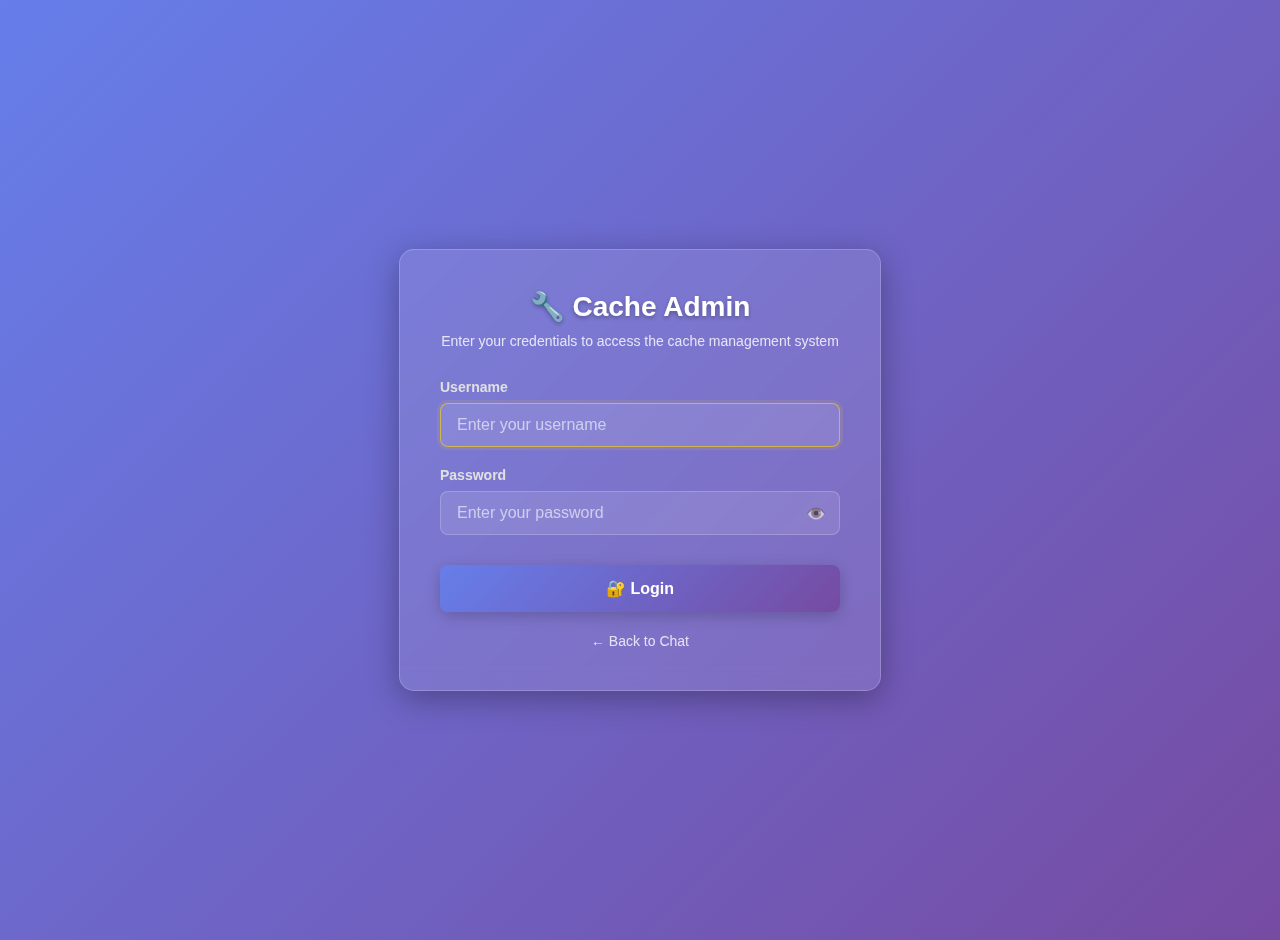
<file: server/static/cache_login.html>
<!DOCTYPE html>
<html lang="en">
  <head>
    <meta charset="UTF-8" />
    <meta name="viewport" content="width=device-width, initial-scale=1.0" />
    <title>Cache Admin Login</title>
    <style>
      body {
        font-family: 'Segoe UI', Tahoma, Geneva, Verdana, sans-serif;
        background: linear-gradient(135deg, #667eea 0%, #764ba2 100%);
        margin: 0;
        padding: 20px;
        min-height: 100vh;
        display: flex;
        align-items: center;
        justify-content: center;
        color: white;
      }

      .login-container {
        background: rgba(255, 255, 255, 0.1);
        backdrop-filter: blur(10px);
        border-radius: 15px;
        padding: 40px;
        box-shadow: 0 8px 32px rgba(0, 0, 0, 0.3);
        width: 100%;
        max-width: 400px;
        border: 1px solid rgba(255, 255, 255, 0.2);
      }

      .login-header {
        text-align: center;
        margin-bottom: 30px;
      }

      .login-header h1 {
        margin: 0 0 10px 0;
        color: white;
        text-shadow: 0 2px 4px rgba(0, 0, 0, 0.3);
        font-size: 28px;
      }

      .login-header p {
        margin: 0;
        color: rgba(255, 255, 255, 0.8);
        font-size: 14px;
      }

      .form-group {
        margin-bottom: 20px;
      }

      label {
        display: block;
        margin-bottom: 8px;
        font-weight: 600;
        color: #e0e0e0;
        font-size: 14px;
      }

      input[type='text'],
      input[type='password'] {
        width: 100%;
        padding: 12px 16px;
        border: 1px solid rgba(255, 255, 255, 0.2);
        border-radius: 8px;
        background: rgba(255, 255, 255, 0.1);
        color: white;
        font-size: 16px;
        box-sizing: border-box;
        transition: all 0.3s ease;
      }

      input[type='text']:focus,
      input[type='password']:focus {
        outline: none;
        border-color: rgba(255, 215, 0, 0.6);
        box-shadow: 0 0 0 3px rgba(255, 215, 0, 0.1);
      }

      input[type='text']::placeholder,
      input[type='password']::placeholder {
        color: rgba(255, 255, 255, 0.6);
      }

      .login-btn {
        width: 100%;
        background: linear-gradient(135deg, #667eea, #764ba2);
        color: white;
        border: none;
        padding: 14px 24px;
        border-radius: 8px;
        cursor: pointer;
        font-size: 16px;
        font-weight: 600;
        margin-top: 10px;
        transition: all 0.3s ease;
        box-shadow: 0 4px 15px rgba(0, 0, 0, 0.2);
      }

      .login-btn:hover {
        transform: translateY(-2px);
        box-shadow: 0 6px 20px rgba(0, 0, 0, 0.3);
      }

      .login-btn:active {
        transform: translateY(0);
      }

      .login-btn:disabled {
        opacity: 0.6;
        cursor: not-allowed;
        transform: none;
      }

      .error-message {
        background: rgba(231, 76, 60, 0.2);
        border: 1px solid rgba(231, 76, 60, 0.4);
        color: #e74c3c;
        padding: 12px;
        border-radius: 8px;
        margin-bottom: 20px;
        font-size: 14px;
        display: none;
      }

      .success-message {
        background: rgba(39, 174, 96, 0.2);
        border: 1px solid rgba(39, 174, 96, 0.4);
        color: #2ecc71;
        padding: 12px;
        border-radius: 8px;
        margin-bottom: 20px;
        font-size: 14px;
        display: none;
      }

      .loading {
        display: none;
        text-align: center;
        color: #ffd700;
        margin-top: 10px;
      }

      .loading.show {
        display: block;
      }

      .back-link {
        text-align: center;
        margin-top: 20px;
      }

      .back-link a {
        color: rgba(255, 255, 255, 0.8);
        text-decoration: none;
        font-size: 14px;
        transition: color 0.3s ease;
      }

      .back-link a:hover {
        color: #ffd700;
      }

      .password-toggle {
        position: relative;
      }

      .password-toggle input {
        padding-right: 50px;
      }

      .toggle-btn {
        position: absolute;
        right: 12px;
        top: 50%;
        transform: translateY(-50%);
        background: none;
        border: none;
        color: rgba(255, 255, 255, 0.6);
        cursor: pointer;
        font-size: 16px;
        padding: 0;
        width: 24px;
        height: 24px;
        display: flex;
        align-items: center;
        justify-content: center;
      }

      .toggle-btn:hover {
        color: rgba(255, 255, 255, 0.8);
      }
    </style>
  </head>
  <body>
    <div class="login-container">
      <div class="login-header">
        <h1>🔧 Cache Admin</h1>
        <p>Enter your credentials to access the cache management system</p>
      </div>

      <div id="error-message" class="error-message"></div>
      <div id="success-message" class="success-message"></div>

      <form id="login-form" onsubmit="handleLogin(event)">
        <div class="form-group">
          <label for="username">Username</label>
          <input
            type="text"
            id="username"
            name="username"
            placeholder="Enter your username"
            required
            autocomplete="username"
          />
        </div>

        <div class="form-group">
          <label for="password">Password</label>
          <div class="password-toggle">
            <input
              type="password"
              id="password"
              name="password"
              placeholder="Enter your password"
              required
              autocomplete="current-password"
            />
            <button type="button" class="toggle-btn" onclick="togglePassword()">👁️</button>
          </div>
        </div>

        <button type="submit" class="login-btn" id="login-btn">🔐 Login</button>
      </form>

      <div id="loading" class="loading">🔄 Authenticating...</div>

      <div class="back-link">
        <a href="/">← Back to Chat</a>
      </div>
    </div>

    <script>
      // Toggle password visibility
      function togglePassword() {
        const passwordInput = document.getElementById('password');
        const toggleBtn = document.querySelector('.toggle-btn');

        if (passwordInput.type === 'password') {
          passwordInput.type = 'text';
          toggleBtn.textContent = '🙈';
        } else {
          passwordInput.type = 'password';
          toggleBtn.textContent = '👁️';
        }
      }

      // Show error message
      function showError(message) {
        const errorDiv = document.getElementById('error-message');
        errorDiv.textContent = message;
        errorDiv.style.display = 'block';

        // Hide success message if it's showing
        document.getElementById('success-message').style.display = 'none';
      }

      // Show success message
      function showSuccess(message) {
        const successDiv = document.getElementById('success-message');
        successDiv.textContent = message;
        successDiv.style.display = 'block';

        // Hide error message if it's showing
        document.getElementById('error-message').style.display = 'none';
      }

      // Handle login form submission
      async function handleLogin(event) {
        event.preventDefault();

        const username = document.getElementById('username').value.trim();
        const password = document.getElementById('password').value;
        const loginBtn = document.getElementById('login-btn');
        const loading = document.getElementById('loading');

        if (!username || !password) {
          showError('Please enter both username and password');
          return;
        }

        // Show loading state
        loginBtn.disabled = true;
        loading.classList.add('show');
        showError(''); // Clear any previous errors

        try {
          // Test authentication by trying to access a protected endpoint
          const response = await fetch('/cache/status', {
            method: 'GET',
            headers: {
              Authorization: 'Basic ' + btoa(username + ':' + password),
              'Content-Type': 'application/json',
            },
          });

          if (response.ok) {
            showSuccess('✅ Authentication successful! Redirecting...');

            // Store credentials in sessionStorage for the admin interface
            sessionStorage.setItem('cache_admin_username', username);
            sessionStorage.setItem('cache_admin_password', password);

            console.log('💾 Stored credentials in sessionStorage');
            console.log('🔍 Stored username:', username);
            console.log('🔍 Stored password:', password ? 'SET' : 'NOT SET');

            // Redirect to admin interface after a short delay
            console.log('🔄 Redirecting to admin interface in 1 second...');
            setTimeout(() => {
              console.log('🚀 Redirecting now to /cache/admin');
              window.location.href = '/cache/admin';
            }, 1000);
          } else if (response.status === 401) {
            showError('❌ Invalid username or password. Please try again.');
          } else if (response.status === 500) {
            showError('❌ Server configuration error. Please check if admin credentials are set.');
          } else {
            showError(`❌ Authentication failed (${response.status}). Please try again.`);
          }
        } catch (error) {
          showError(`❌ Connection error: ${error.message}`);
        } finally {
          // Reset loading state
          loginBtn.disabled = false;
          loading.classList.remove('show');
        }
      }

      // Handle Enter key in password field
      document.getElementById('password').addEventListener('keypress', function (event) {
        if (event.key === 'Enter') {
          handleLogin(event);
        }
      });

      // Focus username field on page load
      document.addEventListener('DOMContentLoaded', function () {
        document.getElementById('username').focus();
      });
    </script>
  </body>
</html>
</file>
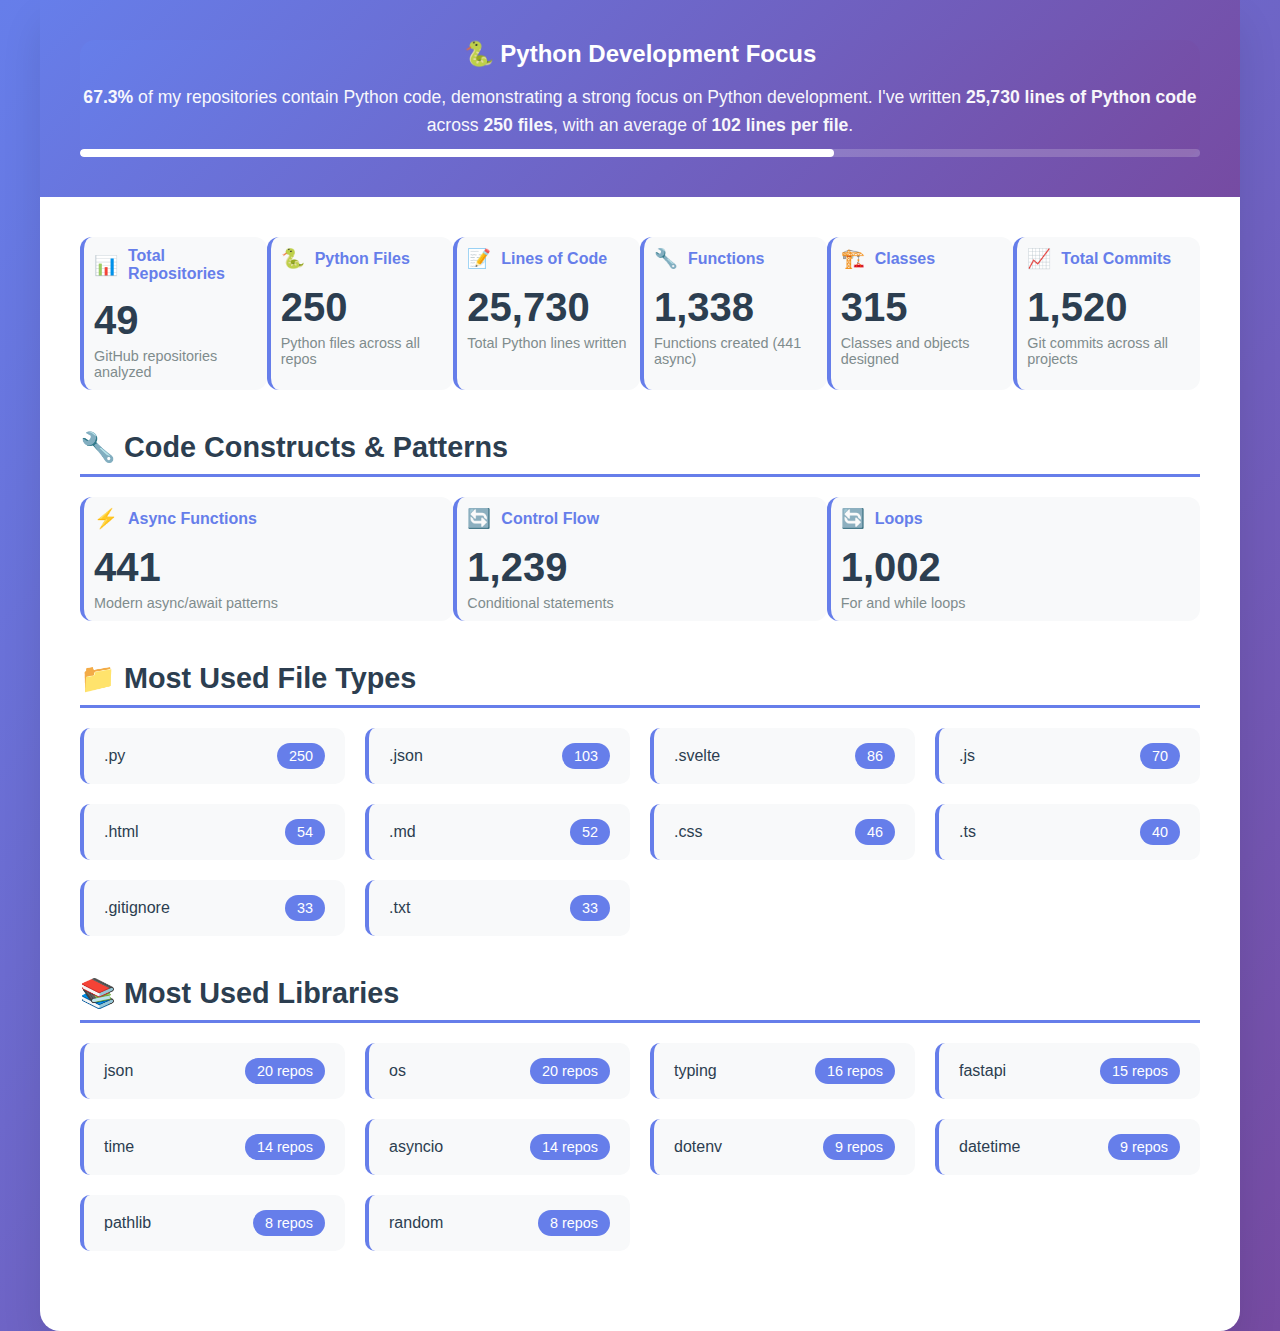
<file: server/static/programming_report.html>
<!DOCTYPE html>
<html lang="en">
  <head>
    <meta charset="UTF-8" />
    <meta name="viewport" content="width=device-width, initial-scale=1.0" />
    <title>Programming Portfolio Report</title>
    <style>
      * {
        margin: 0;
        padding: 0;
        box-sizing: border-box;
      }

      body {
        font-family: 'Segoe UI', Tahoma, Geneva, Verdana, sans-serif;
        background: linear-gradient(135deg, #667eea 0%, #764ba2 100%);
        min-height: 100vh;
      }

      .container {
        max-width: 1200px;
        margin: 0 auto;
        background: white;
        border-radius: 20px;
        box-shadow: 0 20px 40px rgba(0, 0, 0, 0.1);
      }

      .header {
        background: linear-gradient(135deg, #667eea 0%, #764ba2 100%);
        color: white;
        padding: 40px;
        text-align: center;
      }

      .header h1 {
        font-size: 2em;
        margin-bottom: 10px;
        font-weight: 300;
      }

      .header p {
        font-size: 0.8em;
        opacity: 0.9;
      }

      .content {
        padding: 40px;
      }

      .stats-grid {
        display: grid;
        grid-template-columns: repeat(auto-fit, minmax(100px, 1fr));
        margin-bottom: 40px;
      }

      .stat-card {
        background: #f8f9fa;
        border-radius: 12px;
        padding: 10px;
        border-left: 4px solid #667eea;
        transition: transform 0.3s ease, box-shadow 0.3s ease;
      }

      .stat-card:hover {
        transform: translateY(-5px);
        box-shadow: 0 10px 25px rgba(0, 0, 0, 0.1);
      }

      .stat-card h3 {
        color: #667eea;
        font-size: 1em;
        margin-bottom: 15px;
        display: flex;
        align-items: center;
        gap: 10px;
      }

      .stat-number {
        font-size: 2.5em;
        font-weight: bold;
        color: #2c3e50;
        margin-bottom: 5px;
      }

      .stat-label {
        color: #7f8c8d;
        font-size: 0.9em;
      }

      .section {
        margin-bottom: 40px;
      }

      .section h2 {
        color: #2c3e50;
        font-size: 1.8em;
        margin-bottom: 20px;
        border-bottom: 3px solid #667eea;
        padding-bottom: 10px;
      }

      .list-grid {
        display: grid;
        grid-template-columns: repeat(auto-fit, minmax(250px, 1fr));
        gap: 20px;
      }

      .list-item {
        background: #f8f9fa;
        padding: 15px 20px;
        border-radius: 10px;
        display: flex;
        justify-content: space-between;
        align-items: center;
        border-left: 4px solid #667eea;
      }

      .list-item .name {
        font-weight: 500;
        color: #2c3e50;
      }

      .list-item .count {
        background: #667eea;
        color: white;
        padding: 5px 12px;
        border-radius: 20px;
        font-size: 0.9em;
        font-weight: 500;
      }

      .highlight-box {
        background: linear-gradient(135deg, #667eea 0%, #764ba2 100%);
        color: white;
        border-radius: 15px;
      }

      .highlight-box h3 {
        font-size: 1.5em;
        margin-bottom: 15px;
      }

      .highlight-box p {
        font-size: 1.1em;
        line-height: 1.6;
        opacity: 0.95;
      }

      .progress-bar {
        background: rgba(255, 255, 255, 0.2);
        border-radius: 10px;
        height: 8px;
        margin-top: 10px;
        overflow: hidden;
      }

      .progress-fill {
        background: #fff;
        height: 100%;
        border-radius: 10px;
        transition: width 1s ease;
      }

      @media (max-width: 768px) {
        .stats-grid {
          grid-template-columns: repeat(auto-fit, minmax(180px, 1fr));
        }

        .list-grid {
          grid-template-columns: 1fr;
        }

        .header {
          padding: 20px;
        }

        .content {
          padding: 20px;
        }
      }

      .emoji {
        font-size: 1.2em;
      }
    </style>
  </head>
  <body>
    <div class="container">
      <div class="header">
        <div class="highlight-box">
          <h3>🐍 Python Development Focus</h3>
          <p>
            <strong>67.3%</strong> of my repositories contain Python code, demonstrating a strong
            focus on Python development. I've written
            <strong>25,730 lines of Python code</strong>
            across <strong>250 files</strong>, with an average of
            <strong>102 lines per file</strong>.
          </p>
          <div class="progress-bar">
            <div class="progress-fill" style="width: 67.3469387755102%"></div>
          </div>
        </div>
      </div>

      <div class="content">
        <!-- Key Statistics -->
        <div class="stats-grid">
          <div class="stat-card">
            <h3><span class="emoji">📊</span> Total Repositories</h3>
            <div class="stat-number">49</div>
            <div class="stat-label">GitHub repositories analyzed</div>
          </div>

          <div class="stat-card">
            <h3><span class="emoji">🐍</span> Python Files</h3>
            <div class="stat-number">250</div>
            <div class="stat-label">Python files across all repos</div>
          </div>

          <div class="stat-card">
            <h3><span class="emoji">📝</span> Lines of Code</h3>
            <div class="stat-number">25,730</div>
            <div class="stat-label">Total Python lines written</div>
          </div>

          <div class="stat-card">
            <h3><span class="emoji">🔧</span> Functions</h3>
            <div class="stat-number">1,338</div>
            <div class="stat-label">Functions created (441 async)</div>
          </div>

          <div class="stat-card">
            <h3><span class="emoji">🏗️</span> Classes</h3>
            <div class="stat-number">315</div>
            <div class="stat-label">Classes and objects designed</div>
          </div>

          <div class="stat-card">
            <h3><span class="emoji">📈</span> Total Commits</h3>
            <div class="stat-number">1,520</div>
            <div class="stat-label">Git commits across all projects</div>
          </div>
        </div>

        <!-- Python Focus -->

        <!-- Code Constructs -->
        <div class="section">
          <h2>🔧 Code Constructs & Patterns</h2>
          <div class="stats-grid">
            <div class="stat-card">
              <h3><span class="emoji">⚡</span> Async Functions</h3>
              <div class="stat-number">441</div>
              <div class="stat-label">Modern async/await patterns</div>
            </div>

            <div class="stat-card">
              <h3><span class="emoji">🔄</span> Control Flow</h3>
              <div class="stat-number">1,239</div>
              <div class="stat-label">Conditional statements</div>
            </div>

            <div class="stat-card">
              <h3><span class="emoji">🔄</span> Loops</h3>
              <div class="stat-number">1,002</div>
              <div class="stat-label">For and while loops</div>
            </div>
          </div>
        </div>

        <!-- File Types -->
        <div class="section">
          <h2>📁 Most Used File Types</h2>
          <div class="list-grid">
            <div class="list-item">
              <span class="name">.py</span>
              <span class="count">250</span>
            </div>
            <div class="list-item">
              <span class="name">.json</span>
              <span class="count">103</span>
            </div>
            <div class="list-item">
              <span class="name">.svelte</span>
              <span class="count">86</span>
            </div>
            <div class="list-item">
              <span class="name">.js</span>
              <span class="count">70</span>
            </div>
            <div class="list-item">
              <span class="name">.html</span>
              <span class="count">54</span>
            </div>
            <div class="list-item">
              <span class="name">.md</span>
              <span class="count">52</span>
            </div>
            <div class="list-item">
              <span class="name">.css</span>
              <span class="count">46</span>
            </div>
            <div class="list-item">
              <span class="name">.ts</span>
              <span class="count">40</span>
            </div>
            <div class="list-item">
              <span class="name">.gitignore</span>
              <span class="count">33</span>
            </div>
            <div class="list-item">
              <span class="name">.txt</span>
              <span class="count">33</span>
            </div>
          </div>
        </div>

        <!-- Libraries -->
        <div class="section">
          <h2>📚 Most Used Libraries</h2>
          <div class="list-grid">
            <div class="list-item">
              <span class="name">json</span>
              <span class="count">20 repos</span>
            </div>
            <div class="list-item">
              <span class="name">os</span>
              <span class="count">20 repos</span>
            </div>
            <div class="list-item">
              <span class="name">typing</span>
              <span class="count">16 repos</span>
            </div>
            <div class="list-item">
              <span class="name">fastapi</span>
              <span class="count">15 repos</span>
            </div>
            <div class="list-item">
              <span class="name">time</span>
              <span class="count">14 repos</span>
            </div>
            <div class="list-item">
              <span class="name">asyncio</span>
              <span class="count">14 repos</span>
            </div>
            <div class="list-item">
              <span class="name">dotenv</span>
              <span class="count">9 repos</span>
            </div>
            <div class="list-item">
              <span class="name">datetime</span>
              <span class="count">9 repos</span>
            </div>
            <div class="list-item">
              <span class="name">pathlib</span>
              <span class="count">8 repos</span>
            </div>
            <div class="list-item">
              <span class="name">random</span>
              <span class="count">8 repos</span>
            </div>
          </div>
        </div>
      </div>
    </div>

    <script>
      // Add some nice animations
      document.addEventListener('DOMContentLoaded', function () {
        {
          // Animate progress bars
          const progressBars = document.querySelectorAll('.progress-fill');
          progressBars.forEach((bar) => {
            {
              const width = bar.style.width;
              bar.style.width = '0%';
              setTimeout(() => {
                {
                  bar.style.width = width;
                }
              }, 500);
            }
          });

          // Add hover effects to stat cards
          const statCards = document.querySelectorAll('.stat-card');
          statCards.forEach((card) => {
            {
              card.addEventListener('mouseenter', function () {
                {
                  this.style.transform = 'translateY(-5px) scale(1.02)';
                }
              });

              card.addEventListener('mouseleave', function () {
                {
                  this.style.transform = 'translateY(0) scale(1)';
                }
              });
            }
          });
        }
      });
    </script>
  </body>
</html>
</file>
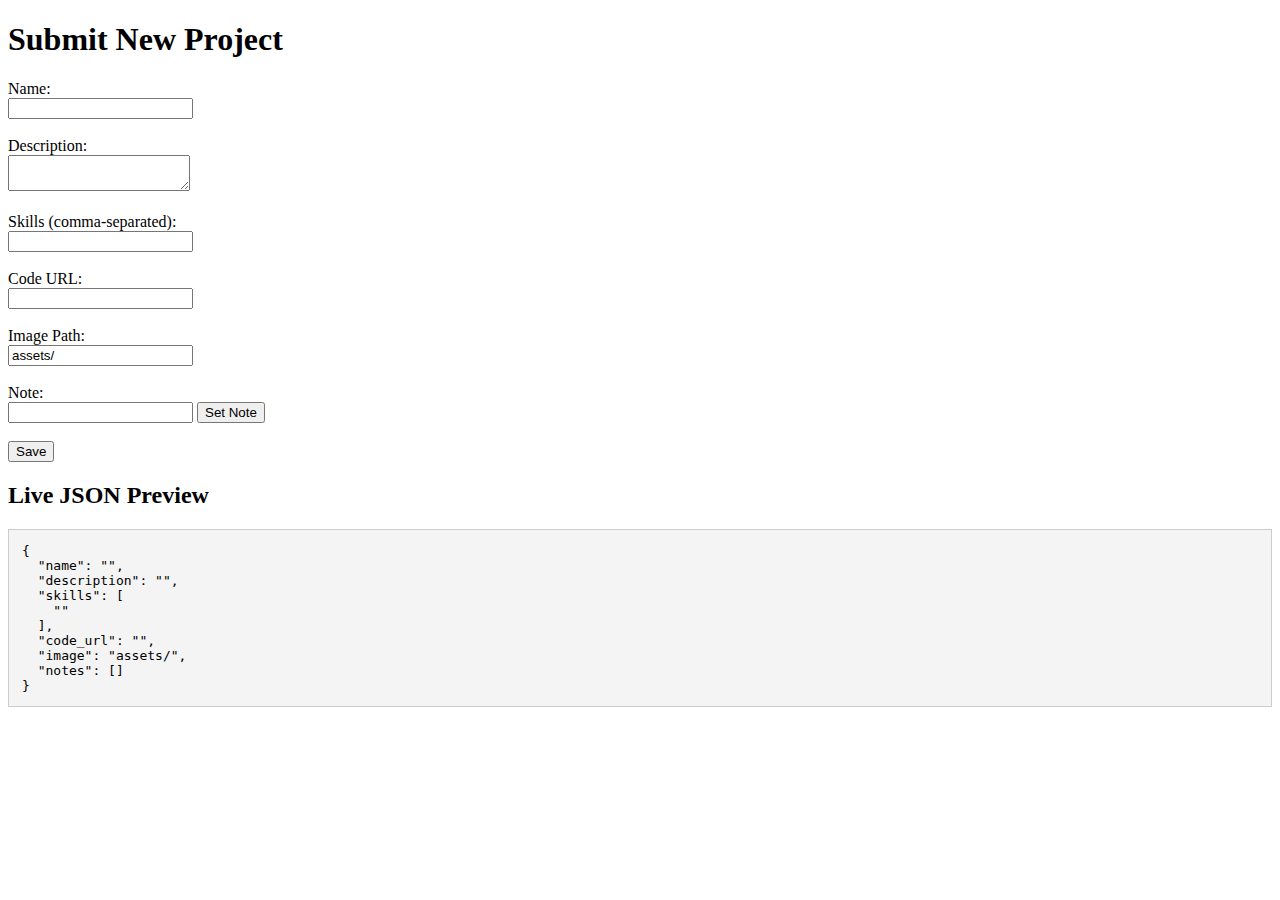
<file: server/templates/form.html>
<!DOCTYPE html>
<html>
<head>
  <title>Project Submission</title>
  <script>
    let notesList = [];

    function updatePreview() {
      const name = document.getElementById("name").value;
      const description = document.getElementById("description").value;
      const skills = document.getElementById("skills").value.split(",").map(s => s.trim());
      const code_url = document.getElementById("code_url").value;
      const image = document.getElementById("image").value;

      const preview = {
        name,
        description,
        skills,
        code_url,
        image,
        notes: notesList
      };

      document.getElementById("notes-json").value = JSON.stringify(notesList);
      document.getElementById("json-preview").textContent = JSON.stringify(preview, null, 2);
    }

    function addNote() {
      const noteInput = document.getElementById("note");
      const note = noteInput.value.trim();
      if (note) {
        notesList.push(note);
        noteInput.value = "";
        updatePreview();
      }
    }

    document.addEventListener("DOMContentLoaded", () => {
      const inputs = document.querySelectorAll("input, textarea");
      inputs.forEach(input => {
        input.addEventListener("input", updatePreview);
      });

      document.getElementById("add-note-btn").addEventListener("click", (e) => {
        e.preventDefault();
        addNote();
      });

      updatePreview(); // Initialize preview
    });
  </script>
</head>
<body>
  <h1>Submit New Project</h1>
  <form action="/submit" method="post">
    <label>Name:<br><input type="text" name="name" id="name" required></label><br><br>
    <label>Description:<br><textarea name="description" id="description" required></textarea></label><br><br>
    <label>Skills (comma-separated):<br><input type="text" name="skills" id="skills" required></label><br><br>
    <label>Code URL:<br><input type="url" name="code_url" id="code_url" required></label><br><br>
    <label>Image Path:<br><input type="text" name="image" id="image" value="assets/" required></label><br><br>

    <label>Note:<br><input type="text" id="note"></label>
    <button id="add-note-btn">Set Note</button><br><br>

    <input type="hidden" name="notes" id="notes-json">

    <button type="submit">Save</button>
  </form>

  <h2>Live JSON Preview</h2>
  <pre id="json-preview" style="background:#f4f4f4; padding:1em; border:1px solid #ccc;"></pre>
</body>
</html>
</file>
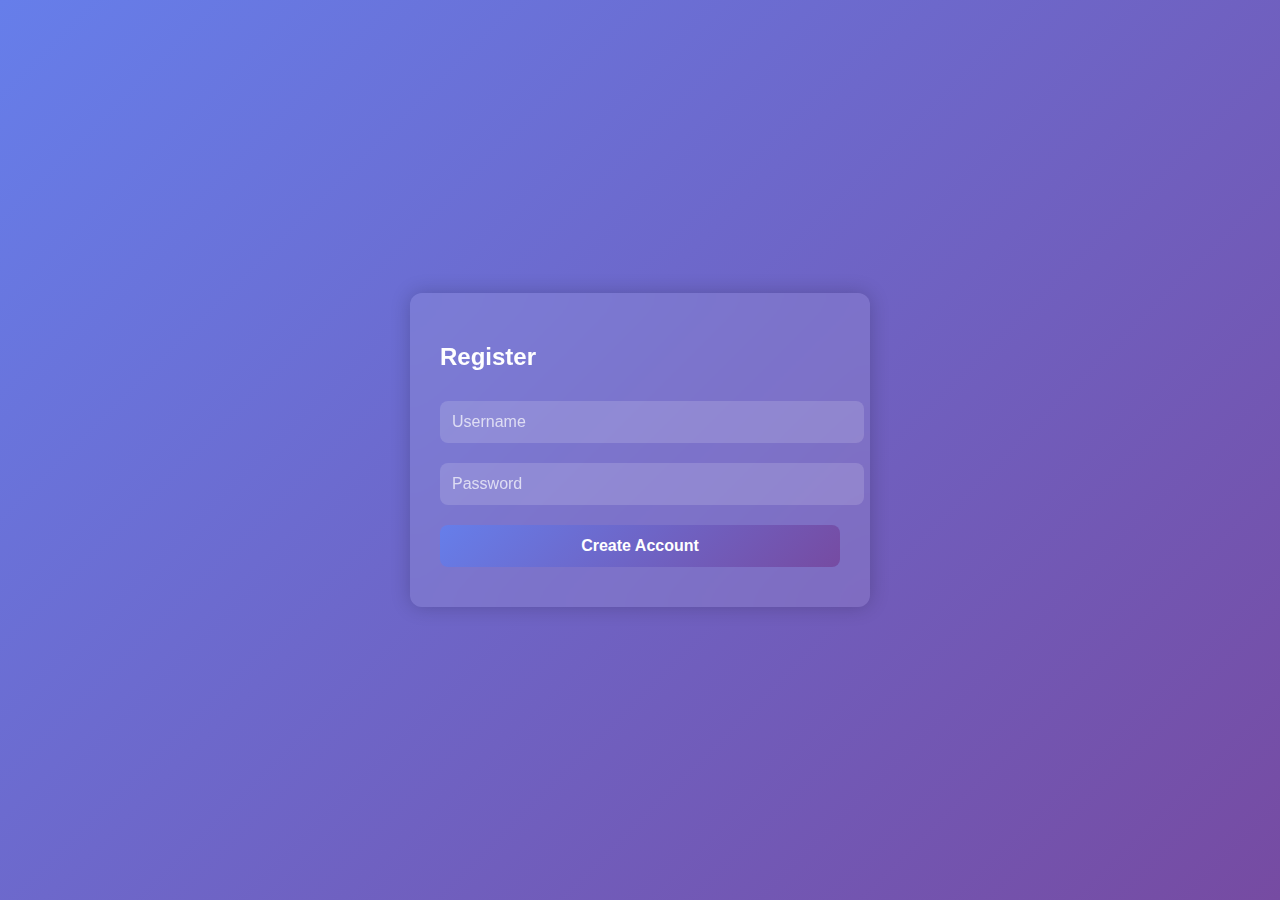
<file: server/templates/register.html>
<!DOCTYPE html>
<html lang="en">
<head>
  <meta charset="UTF-8" />
  <title>Register</title>
  <style>
    body {
      background: linear-gradient(135deg, #667eea, #764ba2);
      font-family: 'Segoe UI', Tahoma, sans-serif;
      display: flex;
      align-items: center;
      justify-content: center;
      height: 100vh;
      margin: 0;
    }
    .form-box {
      background: rgba(255,255,255,0.1);
      backdrop-filter: blur(20px);
      border-radius: 12px;
      padding: 30px;
      width: 90%;
      max-width: 400px;
      box-shadow: 0 0 20px rgba(0,0,0,0.2);
      color: white;
    }
    input, button {
      width: 100%;
      padding: 12px;
      margin: 10px 0;
      font-size: 16px;
      border: none;
      border-radius: 8px;
      outline: none;
    }
    input {
      background: rgba(255,255,255,0.15);
      color: white;
    }
    input::placeholder {
      color: rgba(255,255,255,0.7);
    }
    button {
      background: linear-gradient(135deg, #667eea, #764ba2);
      color: white;
      font-weight: bold;
      cursor: pointer;
    }
    button:hover {
      transform: translateY(-2px);
    }
  </style>
</head>
<body>
  <form class="form-box" id="register-form">
    <h2>Register</h2>
    <input type="text" name="username" id="username" placeholder="Username" required />
    <input type="password" name="password" id="password" placeholder="Password" required />
    <button type="submit">Create Account</button>
    <div id="error" style="color: #ffaaaa; text-align: center;"></div>
  </form>

  <script>
    document.getElementById('register-form').addEventListener('submit', async (e) => {
      e.preventDefault();
      const username = document.getElementById('username').value;
      const password = document.getElementById('password').value;

      const res = await fetch('/register', {
        method: 'POST',
        headers: { 'Content-Type': 'application/x-www-form-urlencoded' },
        body: new URLSearchParams({ username, password })
      });

      const data = await res.json();
      if (!res.ok) {
        document.getElementById('error').textContent = data.detail || 'Error creating account';
        return;
      }

      localStorage.setItem('token', data.access_token);
      window.location.href = '/chat';
    });
  </script>
</body>
</html>
</file>
